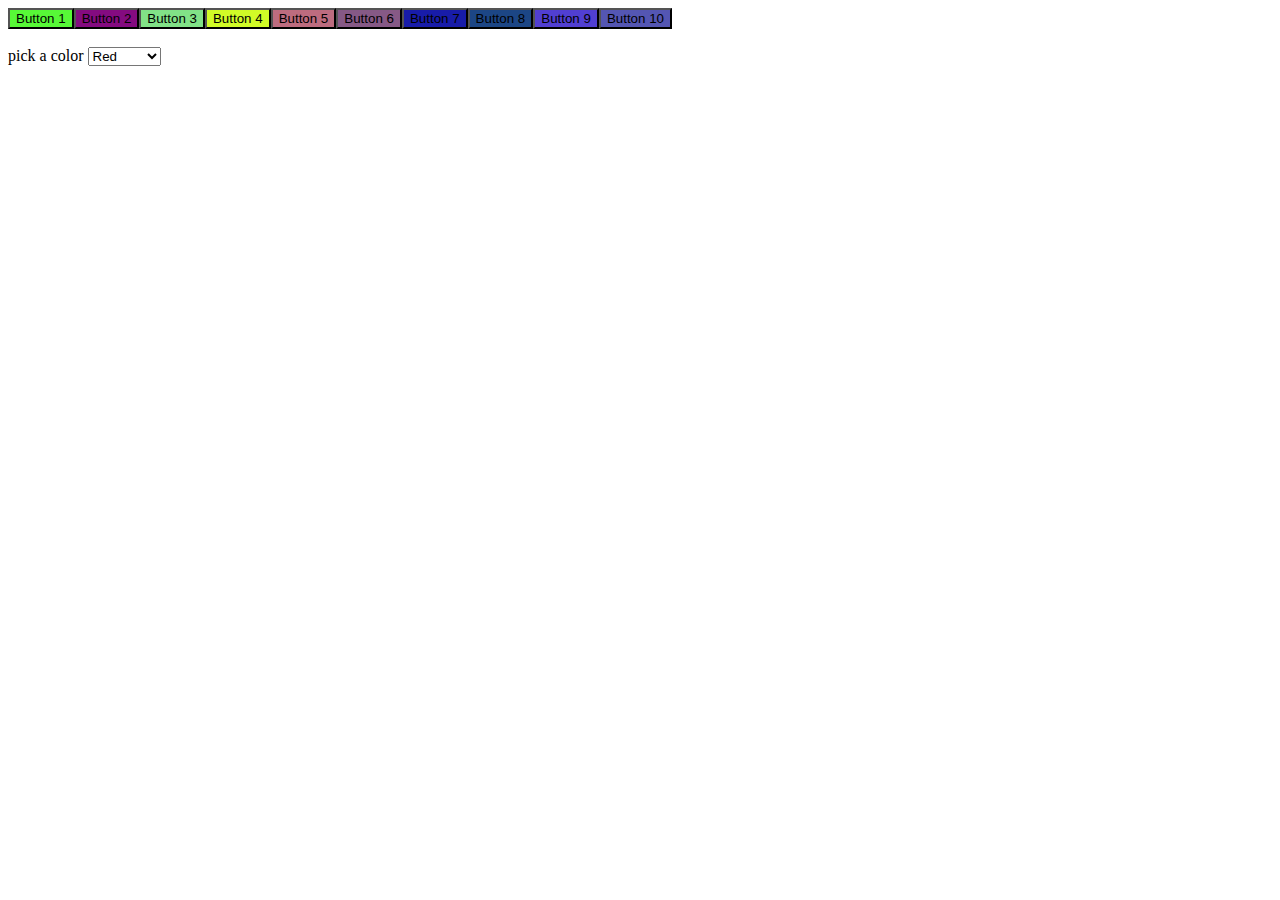
<file: 10-2-25.html>
<!DOCTYPE html>
<html lang="en">
<head>
    <meta charset="UTF-8">
    <meta name="viewport" content="width=device-width, initial-scale=1.0">
    <title>button</title>
    <style>
        
    </style>
</head>
<body>
    <div id="buttons"></div>

    

    <br>

    <label for="color"> pick a color</label>

    <select name="color" id="color">
    <option value="Red">Red</option>
    <option value="green">Green</option>
    <option value="blue">Blue</option>
    <option value="random">Random</option>
    <option value="reset">Reset</option>
        </select>

<script src="10-2-25.js"></script>
    
</body>
</html>
</file>
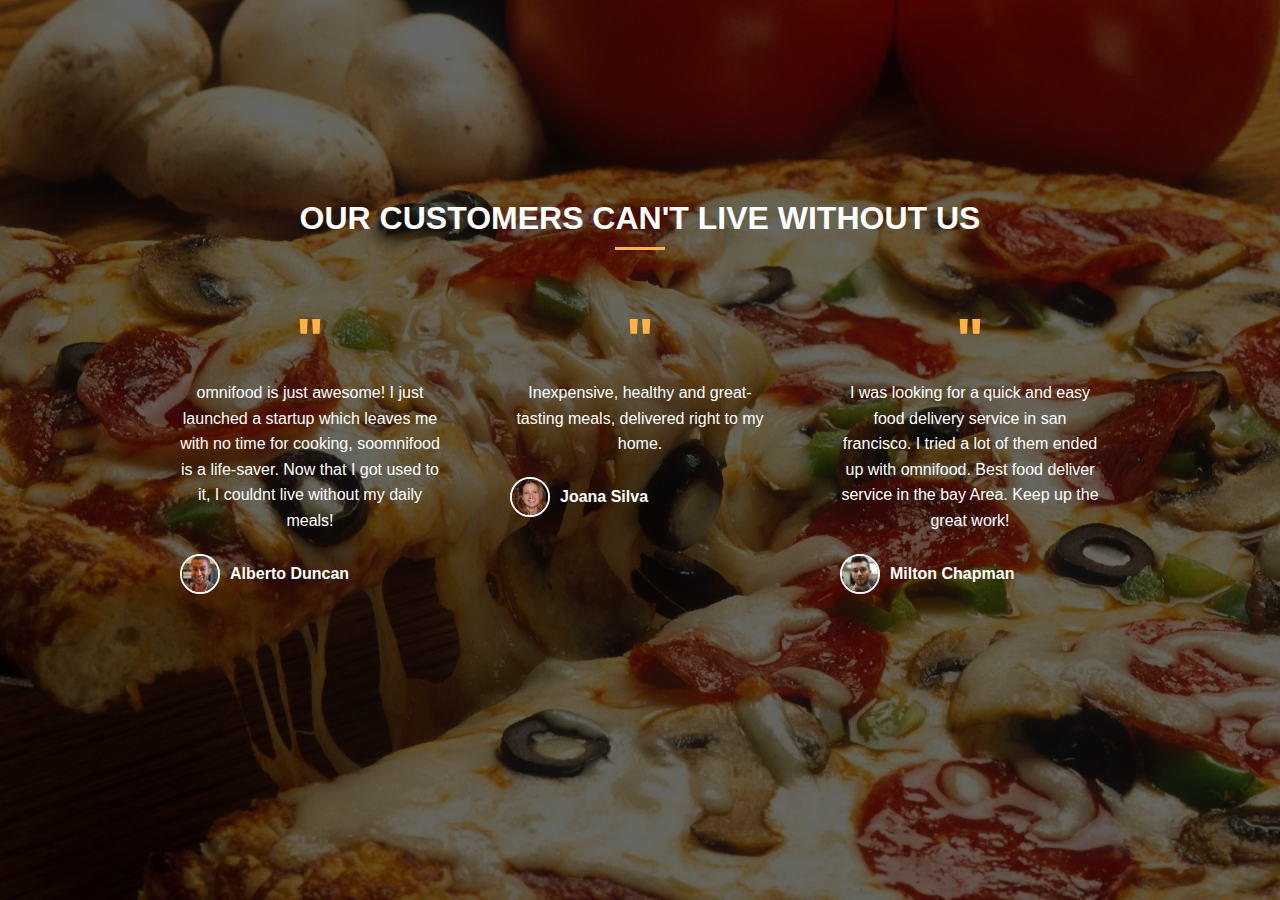
<file: 9-30-25.html>
<!DOCTYPE html>
<html lang="en">
<head>
    <meta charset="UTF-8">
    <meta name="viewport" content="width=device-width, initial-scale=1.0">
    <title>Customer Testimonials</title>
    <link rel="stylesheet" href="9-30-25.css">
</head>
<body>
    
<section class="testimonials">
    <h2>Our customers can't live without us</h2>

    <div class="testimonial-container">

        <div class="testimonial">
            <p class="quote">"</p>
            <p class="text">
                omnifood is just awesome! I just launched a startup which leaves me with no time for cooking, soomnifood is a life-saver. Now that I got used to it, I couldnt live without my daily meals!
            </p>
            <div class="customer">
                <img src="customer-1.jpg" alt="Alberto Duncan">
                <span>Alberto Duncan</span>
            </div>
            </div>

            <div class="testimonial">
                <p class="quote">"</p>
                <p class="text">
                    Inexpensive, healthy and great-tasting meals, delivered right to my home.
                </p>
                <div class="customer">
                    <img src="customer-2.jpg" alt="Joana Silva">
                    <span>Joana Silva</span>
                </div>
            </div>

            <div class="testimonial">
                <p class="quote">"</p>
                <p class="text">
                    I was looking for a quick and easy food delivery service in san francisco. I tried a lot of them ended up with omnifood. Best food deliver service in the bay Area. Keep up the great work!
                    </p>
                    <div class="customer">
                        <img src="customer-3.jpg" alt="Milton Chapman">
                        <span>Milton Chapman</span>
                    </div>
            </div>
    </div>
</section>
</body>
</html>
</file>
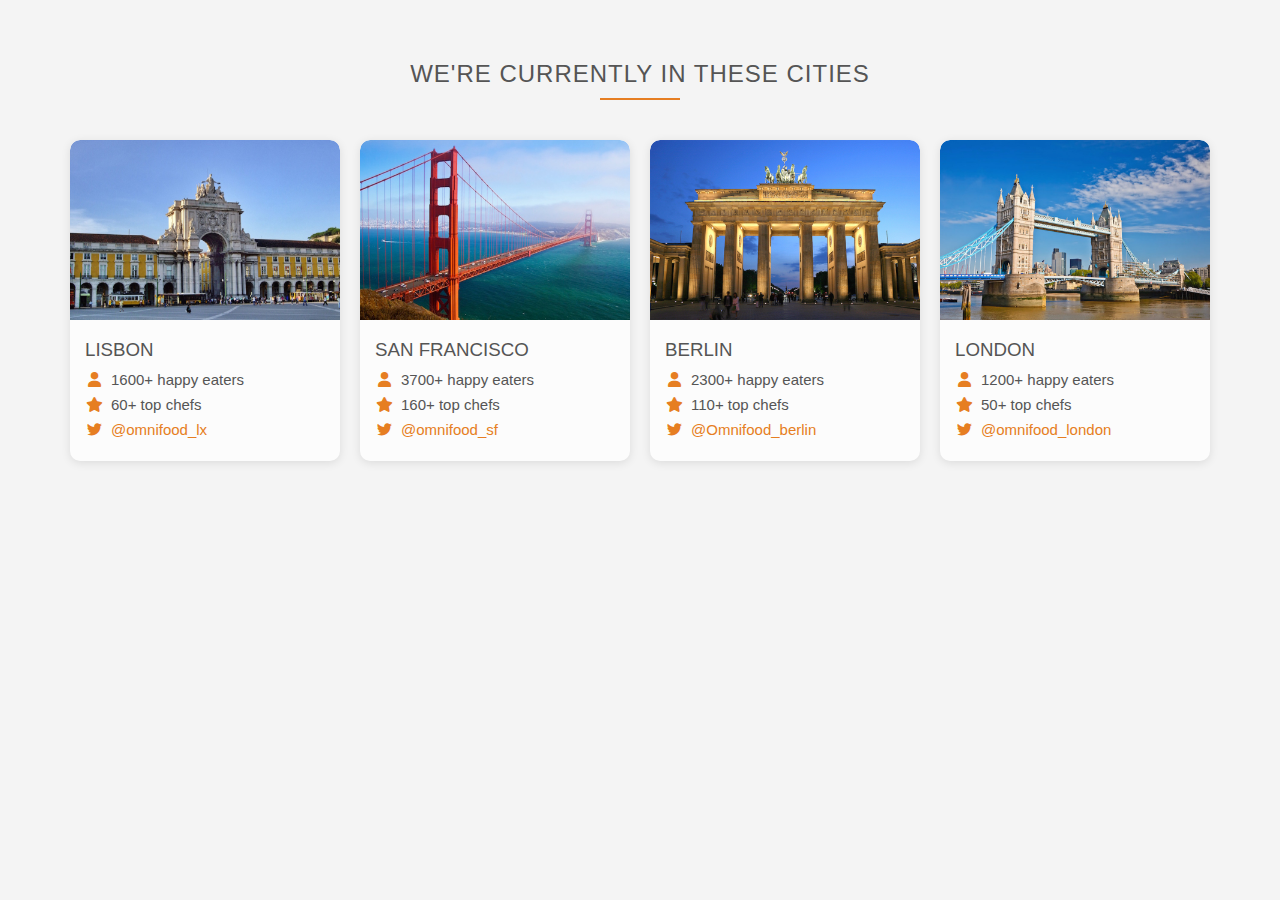
<file: cities.html>
<!DOCTYPE html>
<html lang="en">
<head>
    <meta charset="UTF-8">
    <meta name="viewport" content="width=device-width, initial-scale=1.0">
    <title>Omnifood Cities</title>
    <link rel="stylesheet" href="https://cdnjs.cloudflare.com/ajax/libs/font-awesome/6.0.0/css/all.min.css">
    <link rel="stylesheet" href="cities.css">
</head>
<body>
    


    <section class="cities">
        <h2>WE'RE CURRENTLY IN THESE CITIES</h2>
        <div class="underline"></div>

        <div class="cities-container">
            <div class="city">
                <img src="lisbon-3.jpg" alt="Lisbon">
                <h3>LISBON</h3>
                <div class="city-info">
                    <p><i class="fas fa-user"></i> 1600+ happy eaters</p>
                    <p><i class="fas fa-star"></i> 60+ top chefs</p>
                    <p><i class="fab fa-twitter"></i> <a href="#">@omnifood_lx</a></p>
                </div>
            </div>

            <div class="city">
                <img src="san-francisco.jpg" alt="San Francisco">
                <h3>SAN FRANCISCO</h3>
            <div class="city-info">
                <p><i class="fas fa-user"></i> 3700+ happy eaters</p>
                <p><i class="fas fa-star"></i> 160+ top chefs</p>
                <p><i class="fab fa-twitter"></i> <a href="#">@omnifood_sf</a></p>
            </div>
        </div>

        <div class="city">
            <img src="berlin.jpg" alt="Berlin">
            <h3>BERLIN</h3>
            <div class="city-info">
                <p><i class="fas fa-user"></i> 2300+ happy eaters</p>
                <p><i class="fas fa-star"></i> 110+ top chefs</p>
                <p><i class="fab fa-twitter"></i> <a href="#">@Omnifood_berlin</a></p>
            </div>
        </div>


        <div class="city">
            <img src="london.jpg" alt="London">
            <h3>LONDON</h3>
            <div class="city-info">
                <p><i class="fas fa-user"></i> 1200+ happy eaters</p>
                <p><i class="fas fa-star"></i> 50+ top chefs</p>
                <p><i class="fab fa-twitter"></i> <a href="#">@omnifood_london</a></p>
            </div>
        </div>
    </div>
    </section>
</body>
</html>
</file>
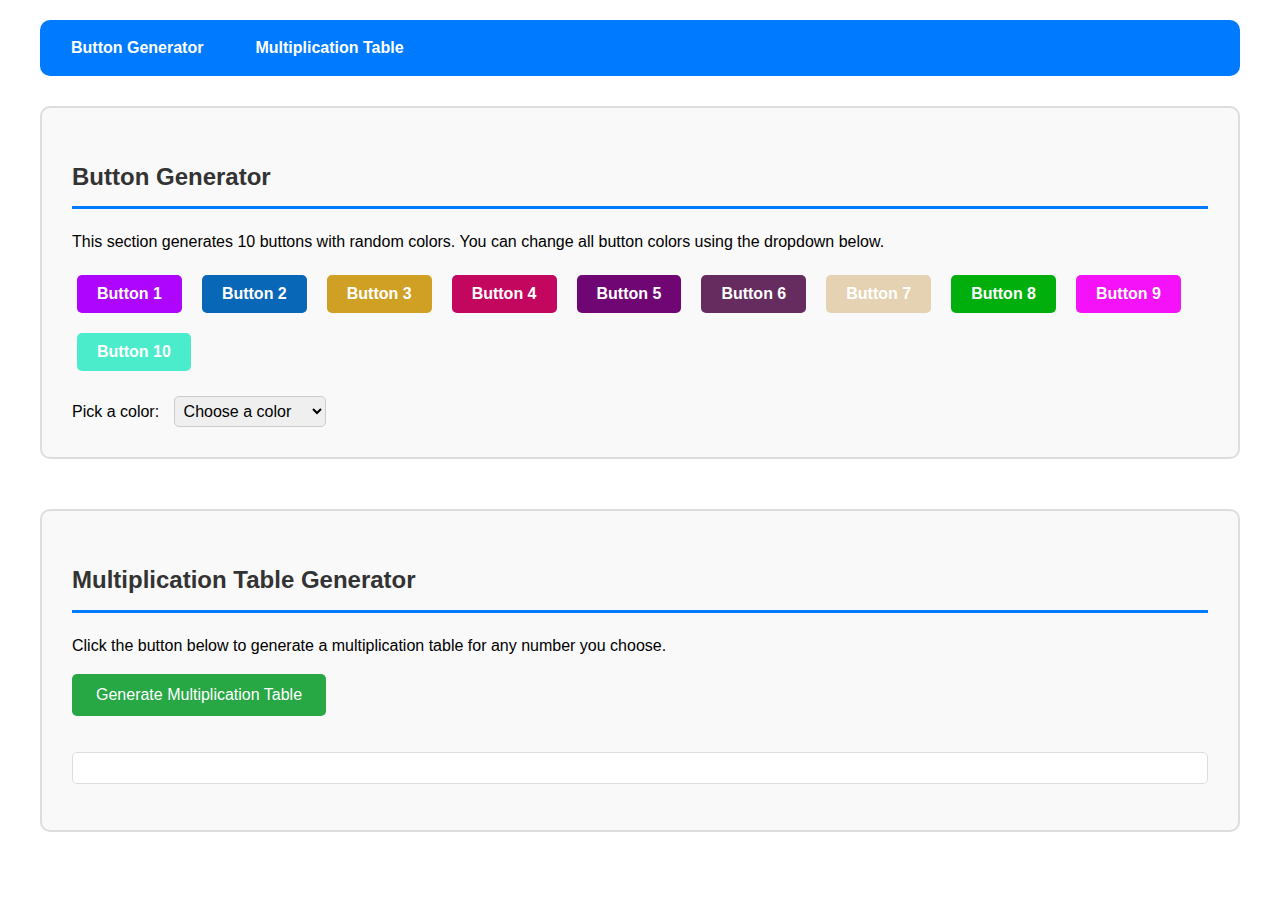
<file: combined.html>
<!DOCTYPE html>
<html lang="en">
<head>
    <meta charset="UTF-8">
    <meta name="viewport" content="width=device-width, initial-scale=1.0">
    <title>Combined Projects</title>
    <style>
        body {
            font-family: Arial, sans-serif;
            max-width: 1200px;
            margin: 0 auto;
            padding: 20px;
            line-height: 1.6;
        }
        
        .section {
            margin-bottom: 50px;
            padding: 30px;
            border: 2px solid #ddd;
            border-radius: 10px;
            background-color: #f9f9f9;
        }
        
        .section h2 {
            color: #333;
            border-bottom: 3px solid #007bff;
            padding-bottom: 10px;
            margin-bottom: 20px;
        }
        
        /* Button Generator Styles */
        #buttons {
            display: flex;
            flex-wrap: wrap;
            gap: 10px;
            margin-bottom: 20px;
        }
        
        #buttons button {
            margin: 5px;
            padding: 10px 20px;
            border: none;
            border-radius: 5px;
            color: #fff;
            font-size: 16px;
            cursor: pointer;
            font-weight: bold;
        }
        
        .controls {
            margin-top: 20px;
        }
        
        label, select {
            font-size: 16px;
            margin-right: 10px;
        }
        
        select {
            padding: 5px;
            border-radius: 5px;
            border: 1px solid #ccc;
        }
        
        /* Multiplication Table Styles */
        #multiplication-btn {
            background-color: #28a745;
            color: white;
            padding: 12px 24px;
            border: none;
            border-radius: 5px;
            font-size: 16px;
            cursor: pointer;
            margin-bottom: 20px;
        }
        
        #multiplication-btn:hover {
            background-color: #218838;
        }
        
        #multiplication-list {
            background-color: white;
            border-radius: 5px;
            padding: 15px;
            border: 1px solid #ddd;
        }
        
        #multiplication-list li {
            padding: 8px;
            margin: 5px 0;
            background-color: #e9ecef;
            border-radius: 3px;
            list-style-type: none;
        }
        
        /* Navigation */
        nav {
            background-color: #007bff;
            padding: 15px;
            border-radius: 10px;
            margin-bottom: 30px;
        }
        
        nav ul {
            list-style: none;
            margin: 0;
            padding: 0;
            display: flex;
            gap: 20px;
        }
        
        nav a {
            color: white;
            text-decoration: none;
            font-weight: bold;
            padding: 8px 16px;
            border-radius: 5px;
            transition: background-color 0.3s;
        }
        
        nav a:hover {
            background-color: rgba(255, 255, 255, 0.2);
        }
        
        html {
            scroll-behavior: smooth;
        }
    </style>
</head>
<body>
    <!-- Navigation -->
    <nav>
        <ul>
            <li><a href="#button-generator">Button Generator</a></li>
            <li><a href="#multiplication-table">Multiplication Table</a></li>
        </ul>
    </nav>

    <!-- Button Generator Section -->
    <section id="button-generator" class="section">
        <h2>Button Generator</h2>
        <p>This section generates 10 buttons with random colors. You can change all button colors using the dropdown below.</p>
        
        <div id="buttons"></div>
        
        <div class="controls">
            <label for="color">Pick a color:</label>
            <select name="color" id="color">
                <option value="">Choose a color</option>
                <option value="red">Red</option>
                <option value="green">Green</option>
                <option value="blue">Blue</option>
                <option value="random">Random</option>
                <option value="reset">Reset to Original</option>
            </select>
        </div>
    </section>

    <!-- Multiplication Table Section -->
    <section id="multiplication-table" class="section">
        <h2>Multiplication Table Generator</h2>
        <p>Click the button below to generate a multiplication table for any number you choose.</p>
        
        <button id="multiplication-btn" onclick="createmulti()">Generate Multiplication Table</button>
        <ul id="multiplication-list"></ul>
    </section>

    <script>
        // Button Generator JavaScript
        const originalColors = [];

        function getRandomColor() {
            const letters = '0123456789ABCDEF';
            let color = '#';
            for (let i = 0; i < 6; i++) {
                color += letters[Math.floor(Math.random() * 16)];
            }
            return color;
        }

        function createButtons() {
            const container = document.getElementById('buttons');
            container.innerHTML = '';
            originalColors.length = 0;
            for (let i = 0; i < 10; i++) {
                const btn = document.createElement('button');
                const color = getRandomColor();
                btn.innerText = `Button ${i + 1}`;
                btn.style.backgroundColor = color;
                originalColors.push(color);
                container.appendChild(btn);
            }
        }

        function changeColor(action) {
            const buttons = document.querySelectorAll('#buttons button');
            buttons.forEach((btn, index) => {
                if (action === 'random') {
                    btn.style.backgroundColor = getRandomColor();
                } else if (action === 'reset') {
                    btn.style.backgroundColor = originalColors[index];
                } else if (action) {
                    btn.style.backgroundColor = action;
                }
            });
        }

        // Multiplication Table JavaScript
        function createmulti(){
            let input = Number(window.prompt("Select a number:"));
            const list = document.getElementById("multiplication-list");
            list.innerHTML = ''; // Clear previous results
            
            if (input && !isNaN(input)) {
                for(let i = 1; i < 11; i++){
                    let item = document.createElement("li");
                    item.innerText = `${input} × ${i} = ${input * i}`;
                    list.appendChild(item);
                }
            }
        }

        // Initialize page
        document.addEventListener('DOMContentLoaded', () => {
            createButtons();
            const select = document.getElementById('color');
            select.addEventListener('change', function() {
                changeColor(this.value);
            });
        });
    </script>
</body>
</html>
</file>
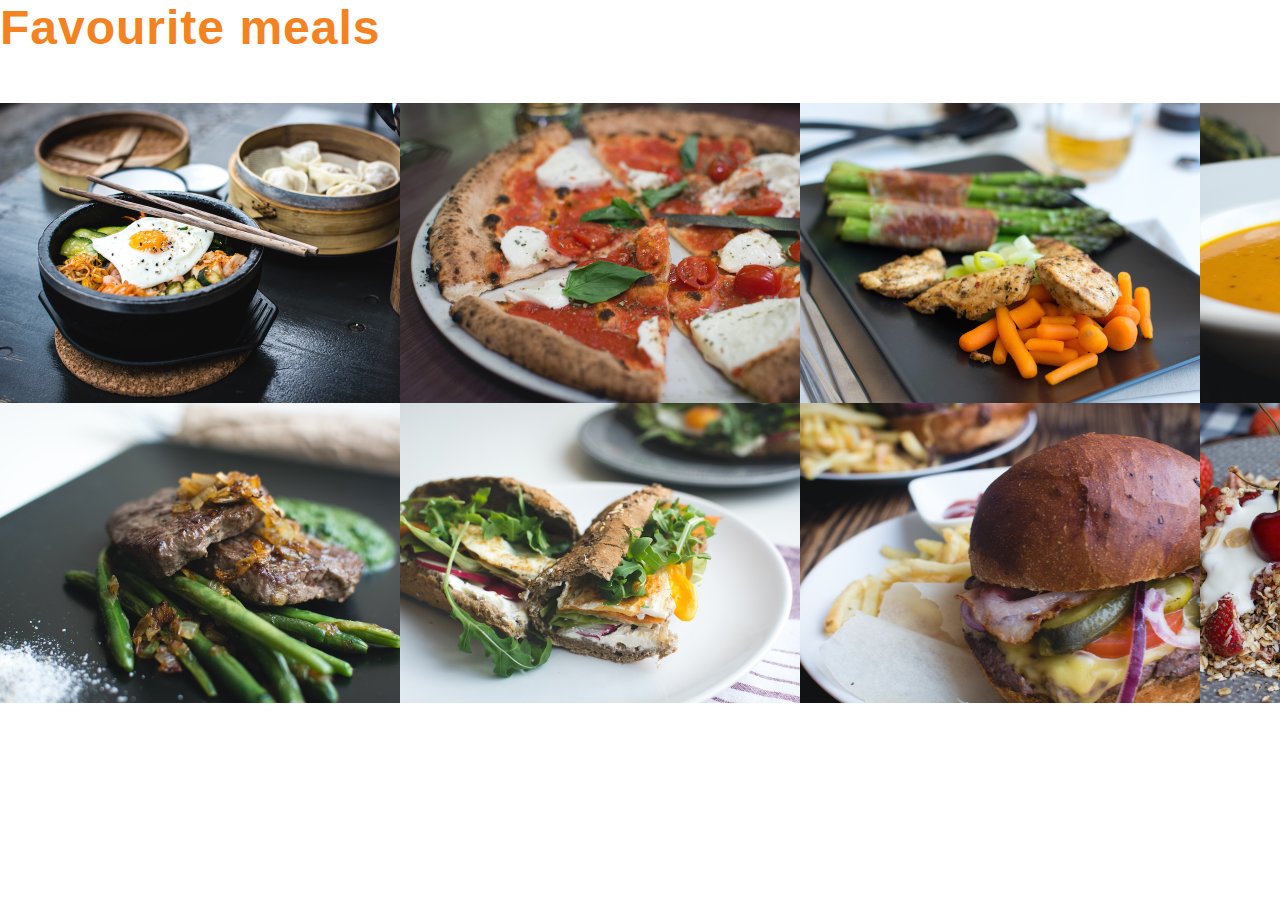
<file: favmeal.html>
<!DOCTYPE html>
<html lang="en">
<head>
    <meta charset="UTF-8">
    <meta name="viewport" content="width=device-width, initial-scale=1.0">
    <title>Document</title>
    <link rel="stylesheet" href="favmeal.css">
</head>
<body>
    <h1>
        Favourite meals
    </h1>
    
<section class="gallery">
    <div class="meal"><img src="1.jpg" alt="meal 1"></div>
    <div class="meal"><img src="2.jpg" alt="meal 2"></div>
    <div class="meal"><img src="3.jpg" alt="meal 3"></div>
    <div class="meal"><img src="4.jpg" alt="meal 4"></div>
    <div class="meal"><img src="5.jpg" alt="meal 5"></div>
    <div class="meal"><img src="6.jpg" alt="meal 6"></div>
    <div class="meal"><img src="7.jpg" alt="meal 7"></div>
    <div class="meal"><img src="8.jpg" alt="meal 8"></div>
</section>



<footer></footer>
</body>
</html>
</file>
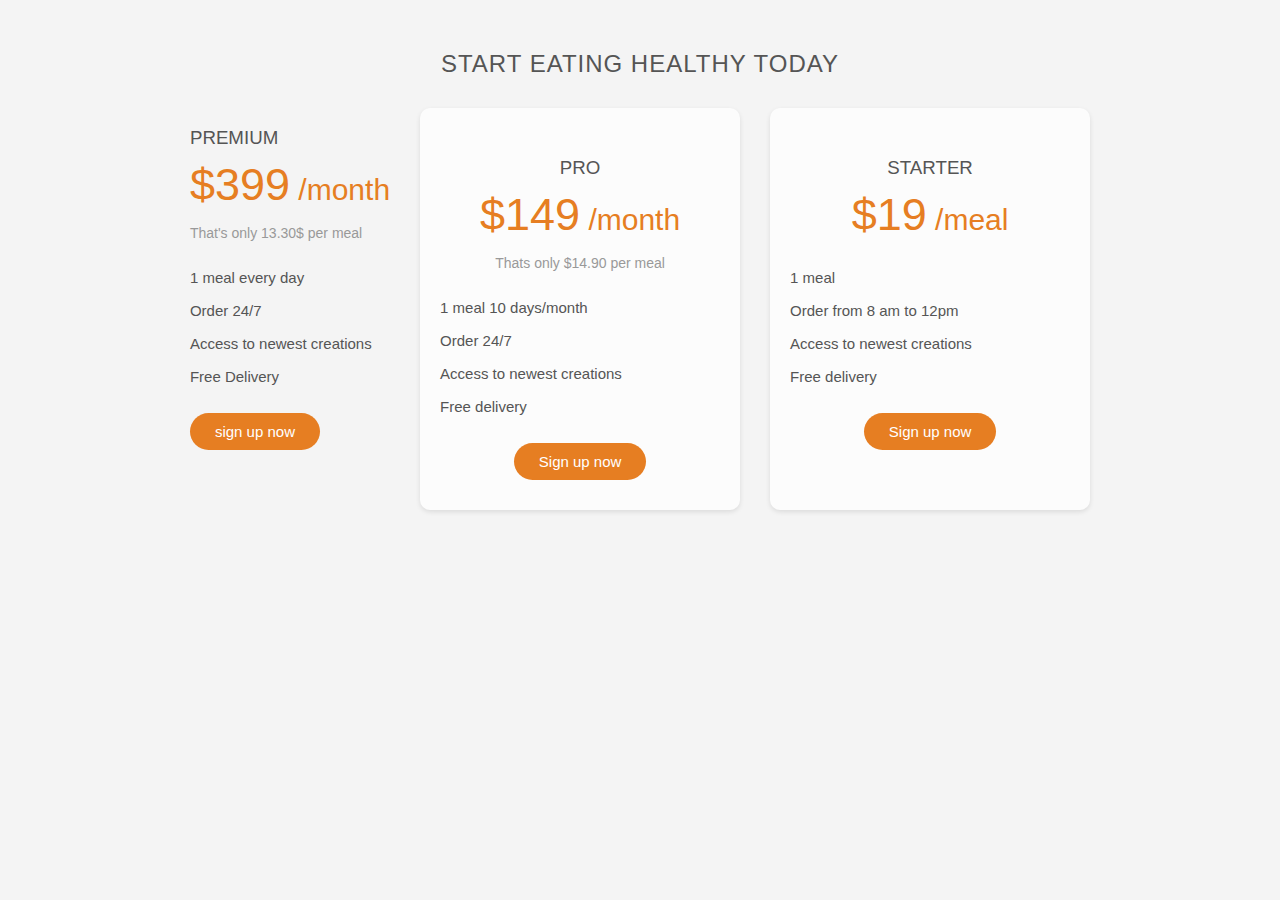
<file: healthy.html>
<!DOCTYPE html>
<html lang="en">
<head>
    <meta charset="UTF-8">
    <meta name="viewport" content="width=device-width, initial-scale=1.0">
    <title>Pricing Plans</title>
    <link rel="stylesheet" href="healthy.css">
</head>
<body>

    <section class="pricing-section">
        <h2>START EATING HEALTHY TODAY</h2>

        <div class="pricing-container">

            <div class="pricing-selection">
                <h3>PREMIUM</h3>
                <p class="price"><span>$399</span> /month</p>
                <p class="per-meal">That's only 13.30$ per meal</p>
                <ul>
                    <li> 1 meal every day</li>
                    <li> Order 24/7</li>
                    <li>Access to newest creations</li>
                    <li>Free Delivery</li>
                </ul>
                <button>sign up now</button>
            </div>

            <div class="pricing-card">
                <h3>PRO</h3>
                <p class="price"><span>$149</span> /month</p>
                <p class="per-meal">Thats only $14.90 per meal</p>
                <ul>
                    <li> 1 meal 10 days/month</li>
                    <li> Order 24/7</li>
                    <li> Access to newest creations</li>
                    <li> Free delivery</li>
                </ul>
                <button>Sign up now</button>
            </div>


            <div class="pricing-card">
                <h3>STARTER</h3>
                <p class="price"><span>$19</span> /meal</p>
                <ul>
                    <li> 1 meal</li>
                    <li> Order from 8 am to 12pm</li>
                    <li> Access to newest creations</li>
                    <li> Free delivery</li>
                </ul>
                <button>Sign up now</button>
       </div>
        </div>
    </section>
    
</body>
</html>
</file>
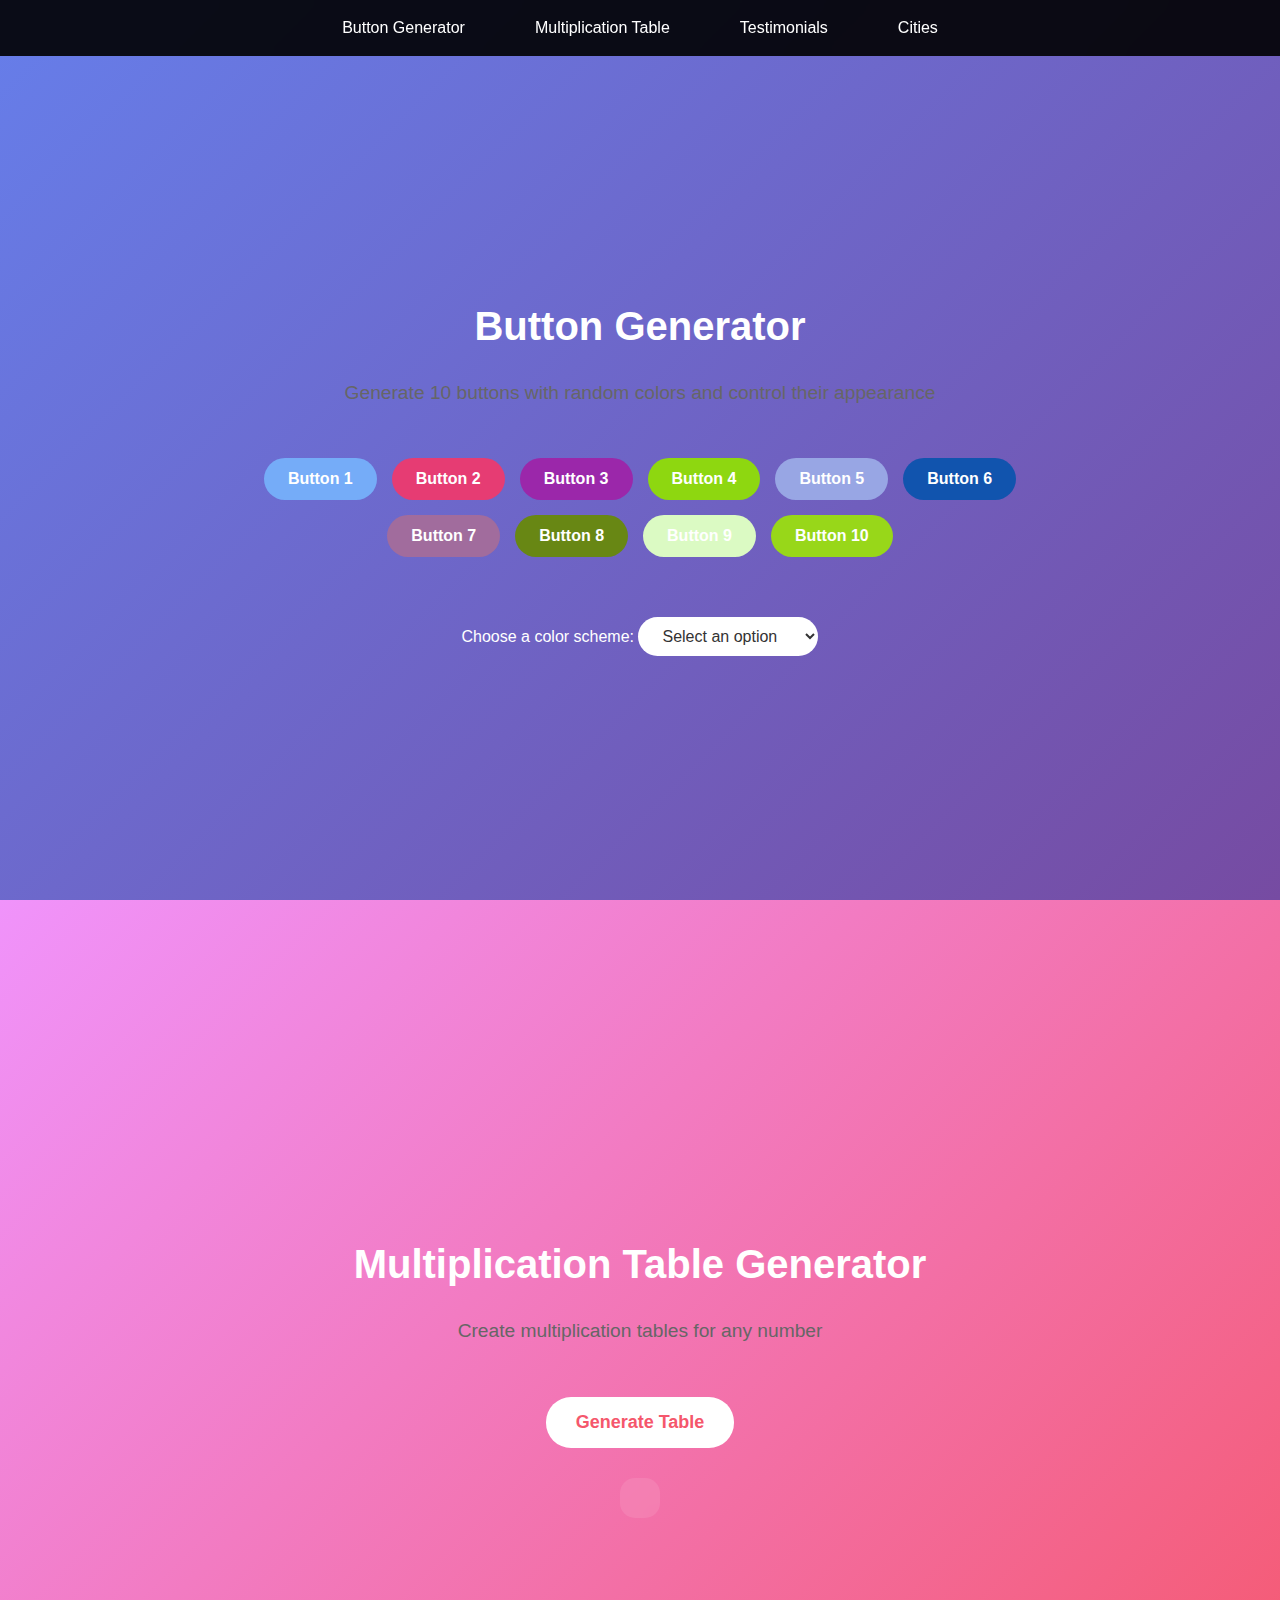
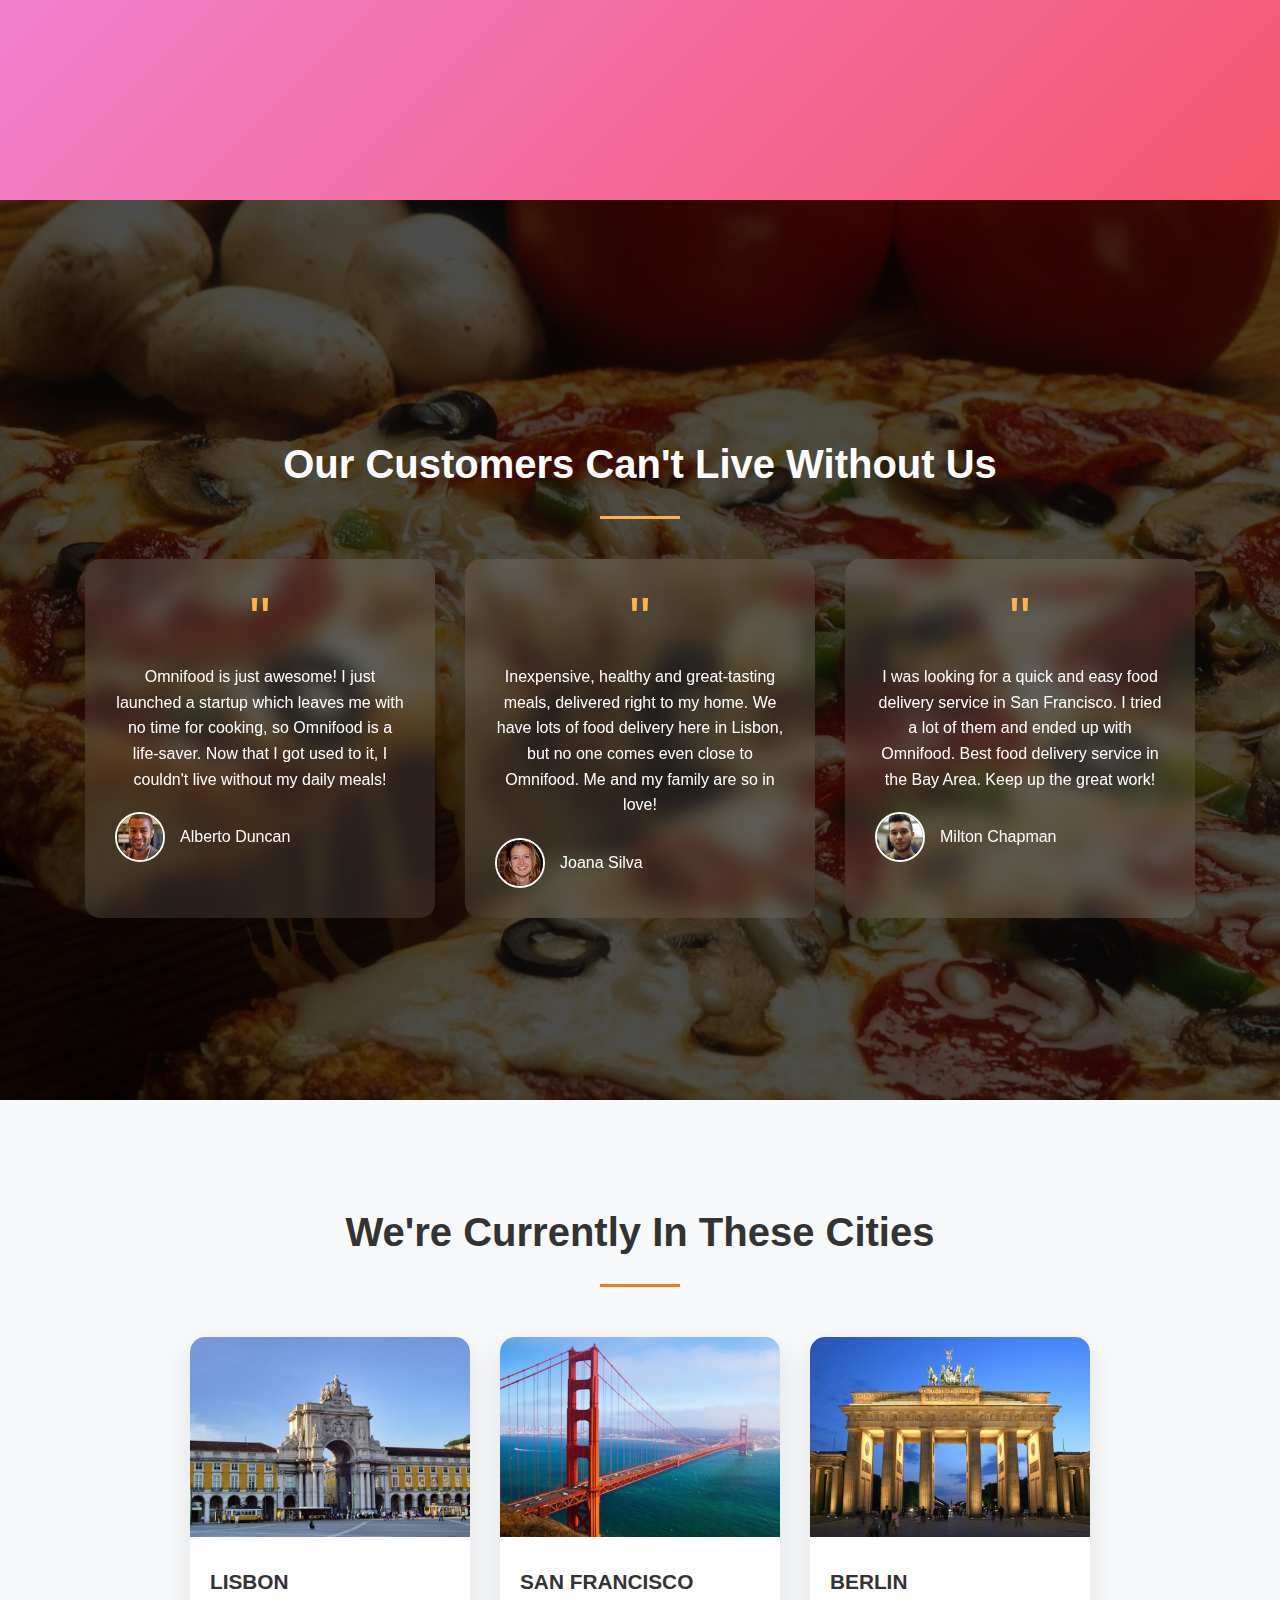
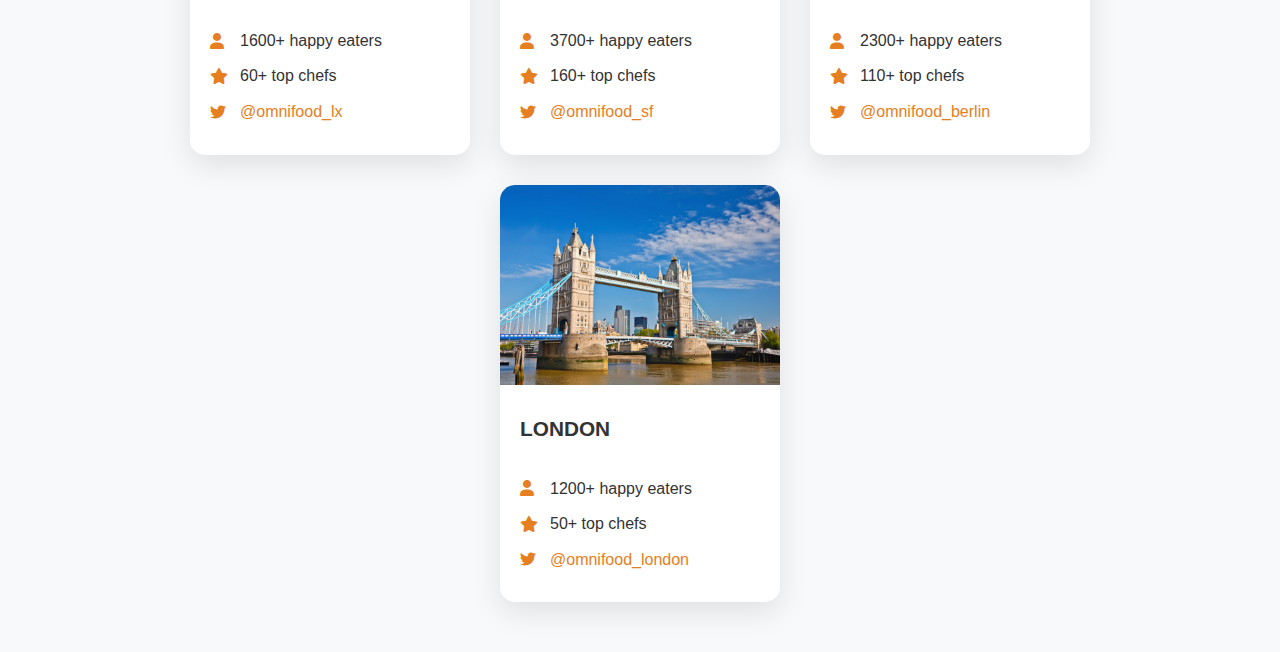
<file: master-website.html>
<!DOCTYPE html>
<html lang="en">
<head>
    <meta charset="UTF-8">
    <meta name="viewport" content="width=device-width, initial-scale=1.0">
    <title>Complete Portfolio Website</title>
    <link rel="stylesheet" href="https://cdnjs.cloudflare.com/ajax/libs/font-awesome/6.0.0/css/all.min.css">
    <style>
        * {
            margin: 0;
            padding: 0;
            box-sizing: border-box;
        }

        html {
            scroll-behavior: smooth;
        }

        body {
            font-family: 'Helvetica Neue', sans-serif;
            line-height: 1.6;
            color: #333;
        }

        /* Navigation */
        nav {
            position: fixed;
            top: 0;
            width: 100%;
            background: rgba(0, 0, 0, 0.9);
            padding: 15px 0;
            z-index: 1000;
            backdrop-filter: blur(10px);
        }

        nav ul {
            list-style: none;
            display: flex;
            justify-content: center;
            gap: 30px;
        }

        nav a {
            color: white;
            text-decoration: none;
            font-weight: 500;
            padding: 10px 20px;
            border-radius: 25px;
            transition: all 0.3s ease;
        }

        nav a:hover {
            background: #007bff;
            transform: translateY(-2px);
        }

        /* Section Styling */
        section {
            min-height: 100vh;
            padding: 100px 20px 50px;
            display: flex;
            flex-direction: column;
            justify-content: center;
        }

        .section-title {
            text-align: center;
            font-size: 2.5rem;
            margin-bottom: 20px;
            color: #333;
        }

        .section-subtitle {
            text-align: center;
            color: #666;
            margin-bottom: 50px;
            font-size: 1.2rem;
        }

        /* Button Generator Section */
        #button-generator {
            background: linear-gradient(135deg, #667eea 0%, #764ba2 100%);
            color: white;
        }

        #button-generator .section-title {
            color: white;
        }

        #buttons {
            display: flex;
            flex-wrap: wrap;
            gap: 15px;
            justify-content: center;
            margin-bottom: 30px;
            max-width: 800px;
            margin-left: auto;
            margin-right: auto;
        }

        #buttons button {
            padding: 12px 24px;
            border: none;
            border-radius: 25px;
            color: white;
            font-size: 16px;
            font-weight: bold;
            cursor: pointer;
            transition: transform 0.3s ease;
        }

        #buttons button:hover {
            transform: scale(1.05);
        }

        .controls {
            text-align: center;
            margin-top: 30px;
        }

        .controls select {
            padding: 10px 20px;
            border: none;
            border-radius: 25px;
            font-size: 16px;
            background: white;
            color: #333;
            cursor: pointer;
        }

        /* Multiplication Table Section */
        #multiplication-table {
            background: linear-gradient(135deg, #f093fb 0%, #f5576c 100%);
            color: white;
        }

        #multiplication-table .section-title {
            color: white;
        }

        #multiplication-btn {
            background: white;
            color: #f5576c;
            padding: 15px 30px;
            border: none;
            border-radius: 25px;
            font-size: 18px;
            font-weight: bold;
            cursor: pointer;
            margin: 0 auto 30px;
            display: block;
            transition: transform 0.3s ease;
        }

        #multiplication-btn:hover {
            transform: scale(1.05);
        }

        #multiplication-list {
            max-width: 600px;
            margin: 0 auto;
            background: rgba(255, 255, 255, 0.1);
            border-radius: 15px;
            padding: 20px;
            backdrop-filter: blur(10px);
        }

        #multiplication-list li {
            list-style: none;
            padding: 10px;
            margin: 5px 0;
            background: rgba(255, 255, 255, 0.2);
            border-radius: 8px;
            text-align: center;
            font-weight: bold;
        }

        /* Testimonials Section */
        #testimonials {
            background: 
                linear-gradient(rgba(0, 0, 0, 0.7), rgba(0, 0, 0, 0.7)),
                url('back-customers.jpg') no-repeat center center/cover;
            color: white;
            text-align: center;
        }

        #testimonials .section-title {
            color: white;
            position: relative;
        }

        #testimonials .section-title::after {
            content: '';
            display: block;
            width: 80px;
            height: 3px;
            background: #ffb347;
            margin: 20px auto;
        }

        .testimonial-container {
            display: flex;
            justify-content: center;
            gap: 30px;
            flex-wrap: wrap;
            max-width: 1200px;
            margin: 0 auto;
        }

        .testimonial {
            background: rgba(255, 255, 255, 0.1);
            border-radius: 15px;
            padding: 30px;
            max-width: 350px;
            backdrop-filter: blur(10px);
        }

        .testimonial .quote {
            font-size: 60px;
            color: #ffb347;
            line-height: 1;
            margin-bottom: 15px;
        }

        .testimonial .text {
            font-size: 16px;
            line-height: 1.6;
            margin-bottom: 20px;
        }

        .customer {
            display: flex;
            align-items: center;
            gap: 15px;
        }

        .customer img {
            width: 50px;
            height: 50px;
            border-radius: 50%;
            border: 2px solid white;
        }

        /* Cities Section */
        #cities {
            background: #f8f9fa;
            color: #333;
        }

        .underline {
            width: 80px;
            height: 3px;
            background: #e67e22;
            margin: 0 auto 50px;
        }

        .cities-container {
            display: flex;
            justify-content: center;
            gap: 30px;
            flex-wrap: wrap;
            max-width: 1200px;
            margin: 0 auto;
        }

        .city {
            background: white;
            border-radius: 15px;
            width: 280px;
            box-shadow: 0 10px 30px rgba(0,0,0,0.1);
            overflow: hidden;
            transition: transform 0.3s ease;
        }

        .city:hover {
            transform: translateY(-10px);
        }

        .city img {
            width: 100%;
            height: 200px;
            object-fit: cover;
        }

        .city h3 {
            padding: 20px;
            font-size: 1.3rem;
            color: #333;
        }

        .city-info {
            padding: 0 20px 20px;
        }

        .city-info p {
            margin: 10px 0;
            display: flex;
            align-items: center;
            gap: 10px;
        }

        .city-info i {
            color: #e67e22;
            width: 20px;
        }

        .city-info a {
            color: #e67e22;
            text-decoration: none;
        }

        .city-info a:hover {
            text-decoration: underline;
        }

        /* Responsive Design */
        @media (max-width: 768px) {
            nav ul {
                flex-direction: column;
                gap: 10px;
            }

            .section-title {
                font-size: 2rem;
            }

            #buttons {
                gap: 10px;
            }

            .testimonial-container {
                flex-direction: column;
                align-items: center;
            }

            .cities-container {
                flex-direction: column;
                align-items: center;
            }
        }
    </style>
</head>
<body>
    <!-- Navigation -->
    <nav>
        <ul>
            <li><a href="#button-generator">Button Generator</a></li>
            <li><a href="#multiplication-table">Multiplication Table</a></li>
            <li><a href="#testimonials">Testimonials</a></li>
            <li><a href="#cities">Cities</a></li>
        </ul>
    </nav>

    <!-- Button Generator Section -->
    <section id="button-generator">
        <h2 class="section-title">Button Generator</h2>
        <p class="section-subtitle">Generate 10 buttons with random colors and control their appearance</p>
        
        <div id="buttons"></div>
        
        <div class="controls">
            <label for="color">Choose a color scheme:</label>
            <select name="color" id="color">
                <option value="">Select an option</option>
                <option value="red">Red</option>
                <option value="green">Green</option>
                <option value="blue">Blue</option>
                <option value="random">Random Colors</option>
                <option value="reset">Reset to Original</option>
            </select>
        </div>
    </section>

    <!-- Multiplication Table Section -->
    <section id="multiplication-table">
        <h2 class="section-title">Multiplication Table Generator</h2>
        <p class="section-subtitle">Create multiplication tables for any number</p>
        
        <button id="multiplication-btn" onclick="createmulti()">Generate Table</button>
        <ul id="multiplication-list"></ul>
    </section>

    <!-- Testimonials Section -->
    <section id="testimonials">
        <h2 class="section-title">Our Customers Can't Live Without Us</h2>
        
        <div class="testimonial-container">
            <div class="testimonial">
                <p class="quote">"</p>
                <p class="text">Omnifood is just awesome! I just launched a startup which leaves me with no time for cooking, so Omnifood is a life-saver. Now that I got used to it, I couldn't live without my daily meals!</p>
                <div class="customer">
                    <img src="customer-1.jpg" alt="Alberto Duncan">
                    <span>Alberto Duncan</span>
                </div>
            </div>

            <div class="testimonial">
                <p class="quote">"</p>
                <p class="text">Inexpensive, healthy and great-tasting meals, delivered right to my home. We have lots of food delivery here in Lisbon, but no one comes even close to Omnifood. Me and my family are so in love!</p>
                <div class="customer">
                    <img src="customer-2.jpg" alt="Joana Silva">
                    <span>Joana Silva</span>
                </div>
            </div>

            <div class="testimonial">
                <p class="quote">"</p>
                <p class="text">I was looking for a quick and easy food delivery service in San Francisco. I tried a lot of them and ended up with Omnifood. Best food delivery service in the Bay Area. Keep up the great work!</p>
                <div class="customer">
                    <img src="customer-3.jpg" alt="Milton Chapman">
                    <span>Milton Chapman</span>
                </div>
            </div>
        </div>
    </section>

    <!-- Cities Section -->
    <section id="cities">
        <h2 class="section-title">We're Currently In These Cities</h2>
        <div class="underline"></div>

        <div class="cities-container">
            <div class="city">
                <img src="lisbon-3.jpg" alt="Lisbon">
                <h3>LISBON</h3>
                <div class="city-info">
                    <p><i class="fas fa-user"></i> 1600+ happy eaters</p>
                    <p><i class="fas fa-star"></i> 60+ top chefs</p>
                    <p><i class="fab fa-twitter"></i> <a href="#">@omnifood_lx</a></p>
                </div>
            </div>

            <div class="city">
                <img src="san-francisco.jpg" alt="San Francisco">
                <h3>SAN FRANCISCO</h3>
                <div class="city-info">
                    <p><i class="fas fa-user"></i> 3700+ happy eaters</p>
                    <p><i class="fas fa-star"></i> 160+ top chefs</p>
                    <p><i class="fab fa-twitter"></i> <a href="#">@omnifood_sf</a></p>
                </div>
            </div>

            <div class="city">
                <img src="berlin.jpg" alt="Berlin">
                <h3>BERLIN</h3>
                <div class="city-info">
                    <p><i class="fas fa-user"></i> 2300+ happy eaters</p>
                    <p><i class="fas fa-star"></i> 110+ top chefs</p>
                    <p><i class="fab fa-twitter"></i> <a href="#">@omnifood_berlin</a></p>
                </div>
            </div>

            <div class="city">
                <img src="london.jpg" alt="London">
                <h3>LONDON</h3>
                <div class="city-info">
                    <p><i class="fas fa-user"></i> 1200+ happy eaters</p>
                    <p><i class="fas fa-star"></i> 50+ top chefs</p>
                    <p><i class="fab fa-twitter"></i> <a href="#">@omnifood_london</a></p>
                </div>
            </div>
        </div>
    </section>

    <script>
        // Button Generator JavaScript
        const originalColors = [];

        function getRandomColor() {
            const letters = '0123456789ABCDEF';
            let color = '#';
            for (let i = 0; i < 6; i++) {
                color += letters[Math.floor(Math.random() * 16)];
            }
            return color;
        }

        function createButtons() {
            const container = document.getElementById('buttons');
            container.innerHTML = '';
            originalColors.length = 0;
            for (let i = 0; i < 10; i++) {
                const btn = document.createElement('button');
                const color = getRandomColor();
                btn.innerText = `Button ${i + 1}`;
                btn.style.backgroundColor = color;
                originalColors.push(color);
                container.appendChild(btn);
            }
        }

        function changeColor(action) {
            const buttons = document.querySelectorAll('#buttons button');
            buttons.forEach((btn, index) => {
                if (action === 'random') {
                    btn.style.backgroundColor = getRandomColor();
                } else if (action === 'reset') {
                    btn.style.backgroundColor = originalColors[index];
                } else if (action) {
                    btn.style.backgroundColor = action;
                }
            });
        }

        // Multiplication Table JavaScript
        function createmulti() {
            let input = Number(window.prompt("Select a number:"));
            const list = document.getElementById("multiplication-list");
            list.innerHTML = '';
            
            if (input && !isNaN(input)) {
                for (let i = 1; i < 11; i++) {
                    let item = document.createElement("li");
                    item.innerText = `${input} × ${i} = ${input * i}`;
                    list.appendChild(item);
                }
            }
        }

        // Initialize page
        document.addEventListener('DOMContentLoaded', () => {
            createButtons();
            const select = document.getElementById('color');
            select.addEventListener('change', function() {
                changeColor(this.value);
            });
        });
    </script>
</body>
</html>
</file>
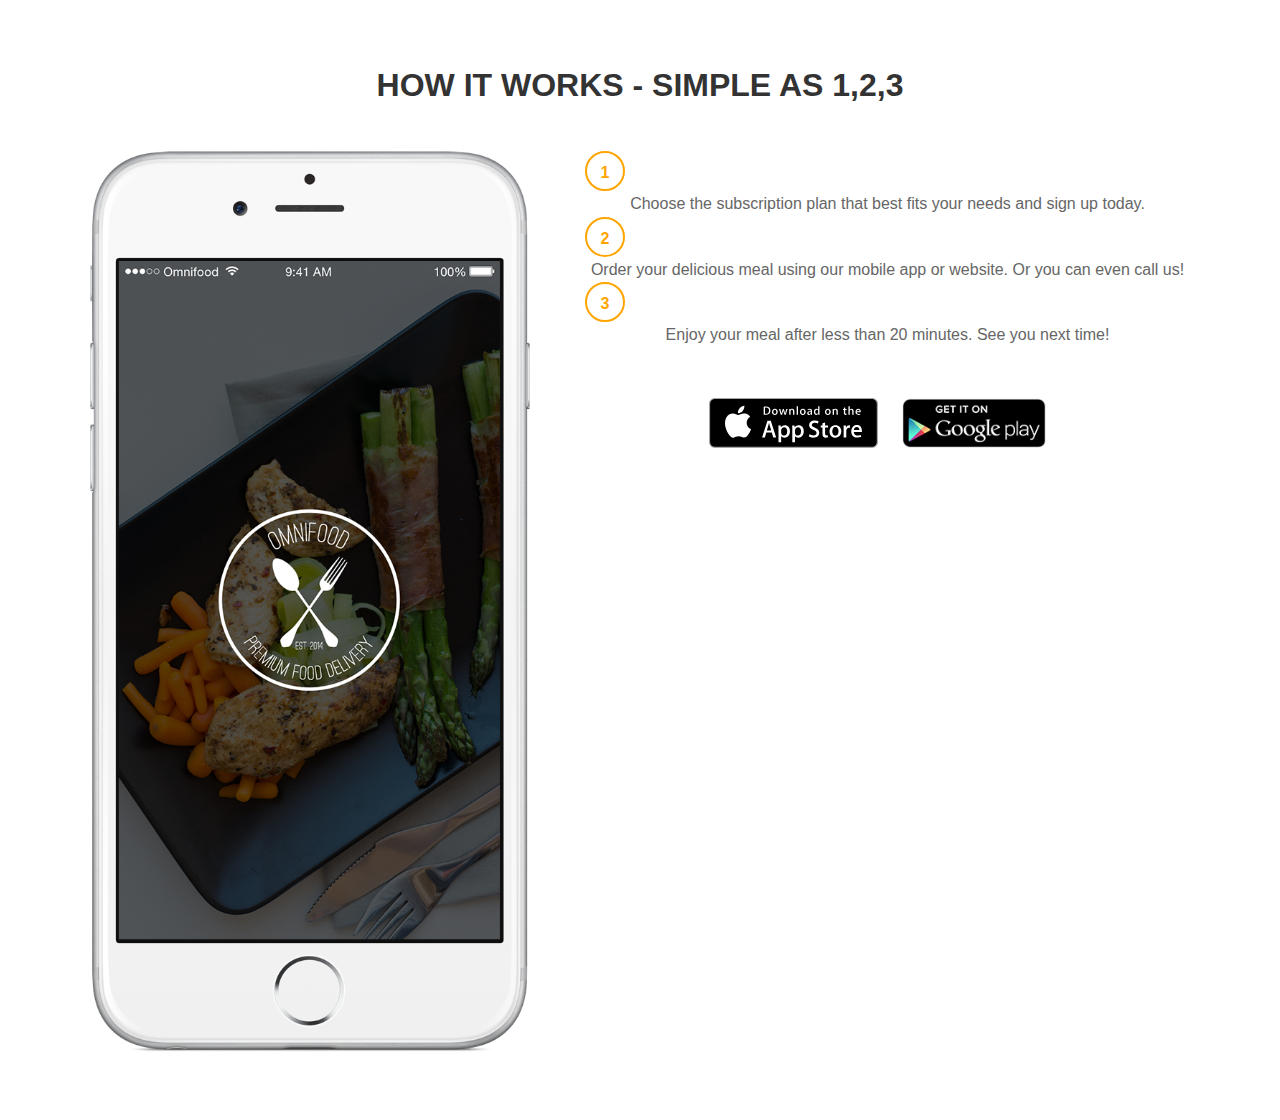
<file: phone.html>
<!DOCTYPE html>
<html lang="en">
<head>
    <meta charset="UTF-8">
    <meta name="viewport" content="width=device-width, initial-scale=1.0">
    <title>omni Dining Service</title>
    <link rel="stylesheet" href="phone.css">
</head>
<body>
<section class="how-it-works">
    <h2>HOW IT WORKS - SIMPLE AS 1,2,3</h2>
    <div class="container">
        <div class="phone-image">
            <img src="app-iPhone.png" alt="phone with good"/>
        </div>

        <div class="steps">
            <div class="step">
                <div class="step-number">1</div>
                <p>Choose the subscription plan that best fits your needs and sign up today.</p>
            </div>
            <div class="step">
                <div class="step-number">2</div>
                <p>Order your delicious meal using our mobile app or website. Or you can even call us!</p>
      </div> 
      <div class="step">
      <div class="step-number">3</div>
      <p>Enjoy your meal after less than 20 minutes. See you next time!</p>
      </div>

      <div class="app-buttons">
        <a href="#"><img src="download-app.svg" alt="Download on the App Store"/></a>
        <a href="#"><img src="download-app-android.png" alt="Get it on Google Play" /></a>
      </div>
    </div>
</section>
</body>
</html>
</file>
<file: 9-30-25.css>
*{
margin: 0;
padding: 0; 
box-sizing: border-box;

}

body {
    font-family: 'Helvetica Neue', sans-serif;
    background: 
        linear-gradient(rgba(0, 0, 0, 0.6), rgba(0, 0, 0, 0.6)),
        url('back-customers.jpg') no-repeat center center/cover;
    color: white;
    min-height: 100vh;
    padding: 50px 20px;
}

.testimonials {
    text-align: center;
    max-width: 1200px;
    margin: 150px auto 0;
}

.testimonials h2 {
    font-size: 32px;
    text-transform: uppercase;
    margin-bottom: 40px;
    color: #fff;
    position: relative;
    text-align: center;
}

.testimonials h2::after {
    content : '';
    display: block;
    width: 50px;
    height: 3px;
    background: #ffb347;
    margin: 10px auto 0;

}

.testimonial-container {
    display: flex;
    justify-content: center;
    gap: 30px;
    flex-wrap: wrap;
}

.testimonial {
    background-color: transparent;
    border-radius: 8px;
    padding: 20px;
    max-width: 300px;
    position: relative;
    
}

.testimonial .quote {
    font-size: 60px;
    line-height: 1;
    margin-bottom: 10px;
    color: #ffb347;
    font-weight: bold;
}


.testimonial .text {
    font-size: 16px;
    line-height: 1.6;
    margin-bottom: 20px;
    color: #fff;

}


.customer{
    display: flex;
    align-items: center;
    gap: 10px;
}

.customer img {
    width: 40px;
    height: 40px;
    border-radius: 50%;
    border: 2px solid #fff;
}

.customer span {
    font-weight: 600;
    color: #fff;
}
</file>
<file: cities.css>
body {
    background-color: #f4f4f4;
    font-family: 'Helvetica Neue', sans-serif;
    color: #555;
    margin: 0;
    padding: 0;

}

.cities {
    max-width: 1140px;
    margin: 60px auto;
    text-align: center;
}

.cities h2 {
    font-weight: 300;
    letter-spacing: 1px;
    margin-bottom: 10px;
}

.underline {
    width: 80px;
    height: 2px;
    background-color: #e67e22;
    margin: 0 auto 40px;
}

.cities-container {
    display: flex;
    justify-content: space-between;
    flex-wrap: wrap;
    gap: 20px;
    max-width: 1140px;
    margin: 0 auto;
}

.city {
    background-color: #fcfcfc;
    border-radius: 10px;
    width: calc(25% - 15px);
    min-width: 250px;
    text-align: left;
    box-shadow: 0 2px 10px rgba(0,0,0,0.1);
    transition: transform 0.3s ease, box-shadow 0.3s ease;
    overflow: hidden;
}

.city:hover { 
    transform: translateY(-5px);
    box-shadow: 0 8px 15px rgba(0,0,0,0.1);
}

.city img {
    width: 100%;
    border-radius: 10px 10px 0 0;
}

.city h3 {
    text-transform: uppercase;
    font-weight: 400;
    margin: 15px 0 10px 15px;
}

.city-info {
    padding: 0 15px 15px;
}

.city-info p {
    margin: 8px 0;
    font-size: 15px;
    display: flex;
    align-items: center;
}

.city-info i {
    color: #e67e22;
    margin-right: 8px;
    width: 18px;
    text-align: center;
}

.city-info a {
    color: #e67e22;
    text-decoration: none;
}

.city-info a:hover {
    text-decoration:underline;
}

@media (max-width: 1024px) {
    .cities-container{
        justify-content: center;
    }
}

@media (max-width: 768px) {
    .city {
        width: 80%;
    }
}
</file>
<file: favmeal.css>
*{
    margin: 0;
    padding: 0;
    box-sizing: border-box;
}

body{
    font-family: 'Montserrat', Arial, sans-serif;
    background: #fff;
    color: #333;
}

header {
    padding: 2rem 0 0 0;

}

 h1 {
    font-size: 3rem;
    color: #f58220;
    font-weight: 700;
    margin-bottom: 3rem;
    font-family: 'Motserrat', Arial, sans-serif;
    letter-spacing: 1px;
}

.gallery {
    width: 100%;
   display: grid;
   grid-template-columns: repeat(4, 1fr);
   grid-template-columns: reapeat(2,1fr);
   gap: 0; 
}

.gallery .meal img {
    width: 100;
    height: 300px;
    object-fit: cover;
    display: block;
}
</file>
<file: healthy.css>
body {
    background-color: #f4f4f4;
    font-family: 'Helvetica Neue', sans-serif;
    color: #555;
    margin: 0;
    padding: 0;
}

h2 {
    text-align: center;
    font-weight: 300;
    letter-spacing: 1px;
    margin: 50px 0 30px;
}

.pricing-container {
    display: flex;
    justify-content: center;
    gap: 30px;
    flex-wrap: wrap;
}


.pricing-card {
    background: #fcfcfc;
    border-radius: 10px;
    box-shadow: 0 2px 5px rgba(0,0,0,0.1);
    width: 280px;
    text-align: center;
    padding: 30px 20px;
    transition: transform 0.3s ease, box-shadow 0.3s ease;
}


.pricing-card:hover {
    transform: translateY(-5px);
    box-shadow: 0 8px 15px rgba(0,0,0,0.15);
}

h3 {
    font-weight: 400;
    margin-bottom: 10px;
}

.price {
    font-size: 30px;
    color: #e67e22;
    margin: 10px 0;
    
}

.price span {
    font-size: 45px;
    font-weight: 300px
}

.per-meal {
    color: #999;
    font-size: 14px;
    margin-bottom: 20px;
}

ul {
    list-style: none;
    padding: 0;
    margin: 20px 0;
    text-align: left;
}

ul li {
    padding: 8px 0;
    font-size: 15px;
}


button {
    background-color: #e67e22;
    color: white;
    border: none;
    border-radius: 25px;
    padding: 10px 25px;
    font-size: 15px;
    cursor: pointer;
    transition: background-color 0.3s;
}

button:hover {
    background-color: #cf711f;
}
</file>
<file: phone.css>
*{
    box-sizing: border-box;
    margin: 0;
    padding: 0;
}

body {
    font-family:'helvetica Neue' ,sans-serif;
    line-height: 1.6;
    color: #333;
    background: #fff;
}

.how-it-works {
    max-width: 1140px;
    margin: 0 auto;
    padding: 60px 20px;
    text-align: center;
}

.how-it-works h2 {
    font-size: 2rem;
    margin-bottom: 40px;
}

.container {
    display: flex;
    flex-wrap: wrap;
    justify-content: space-between;
    align-items: flex-start;
}

.phone-image {
    flex: 0 0 40%;
}

.phone-image img{
    width: 100%;
}

.steps{
    flex: 0 0 55%;
}

.step-number {
    border: 2px solid orange;
    color: orange;
    border-radius: 50%;
    width: 40px;
    height: 40px;
    text-align: center;
    line-height: 40px;
    font-weight: bold;
    margin-right: 20px;
    flex-shrink: 0;
}

.step p {
    font-size: 1rem;
    color: #666;
}

.app-buttons {
    margin-top: 50px;
}

.app-buttons a {
    margin-right: 20px;
    display: inline-block;
}

.app-buttons img {
    height: 50px;
    vertical-align: middle;
}
</file>
